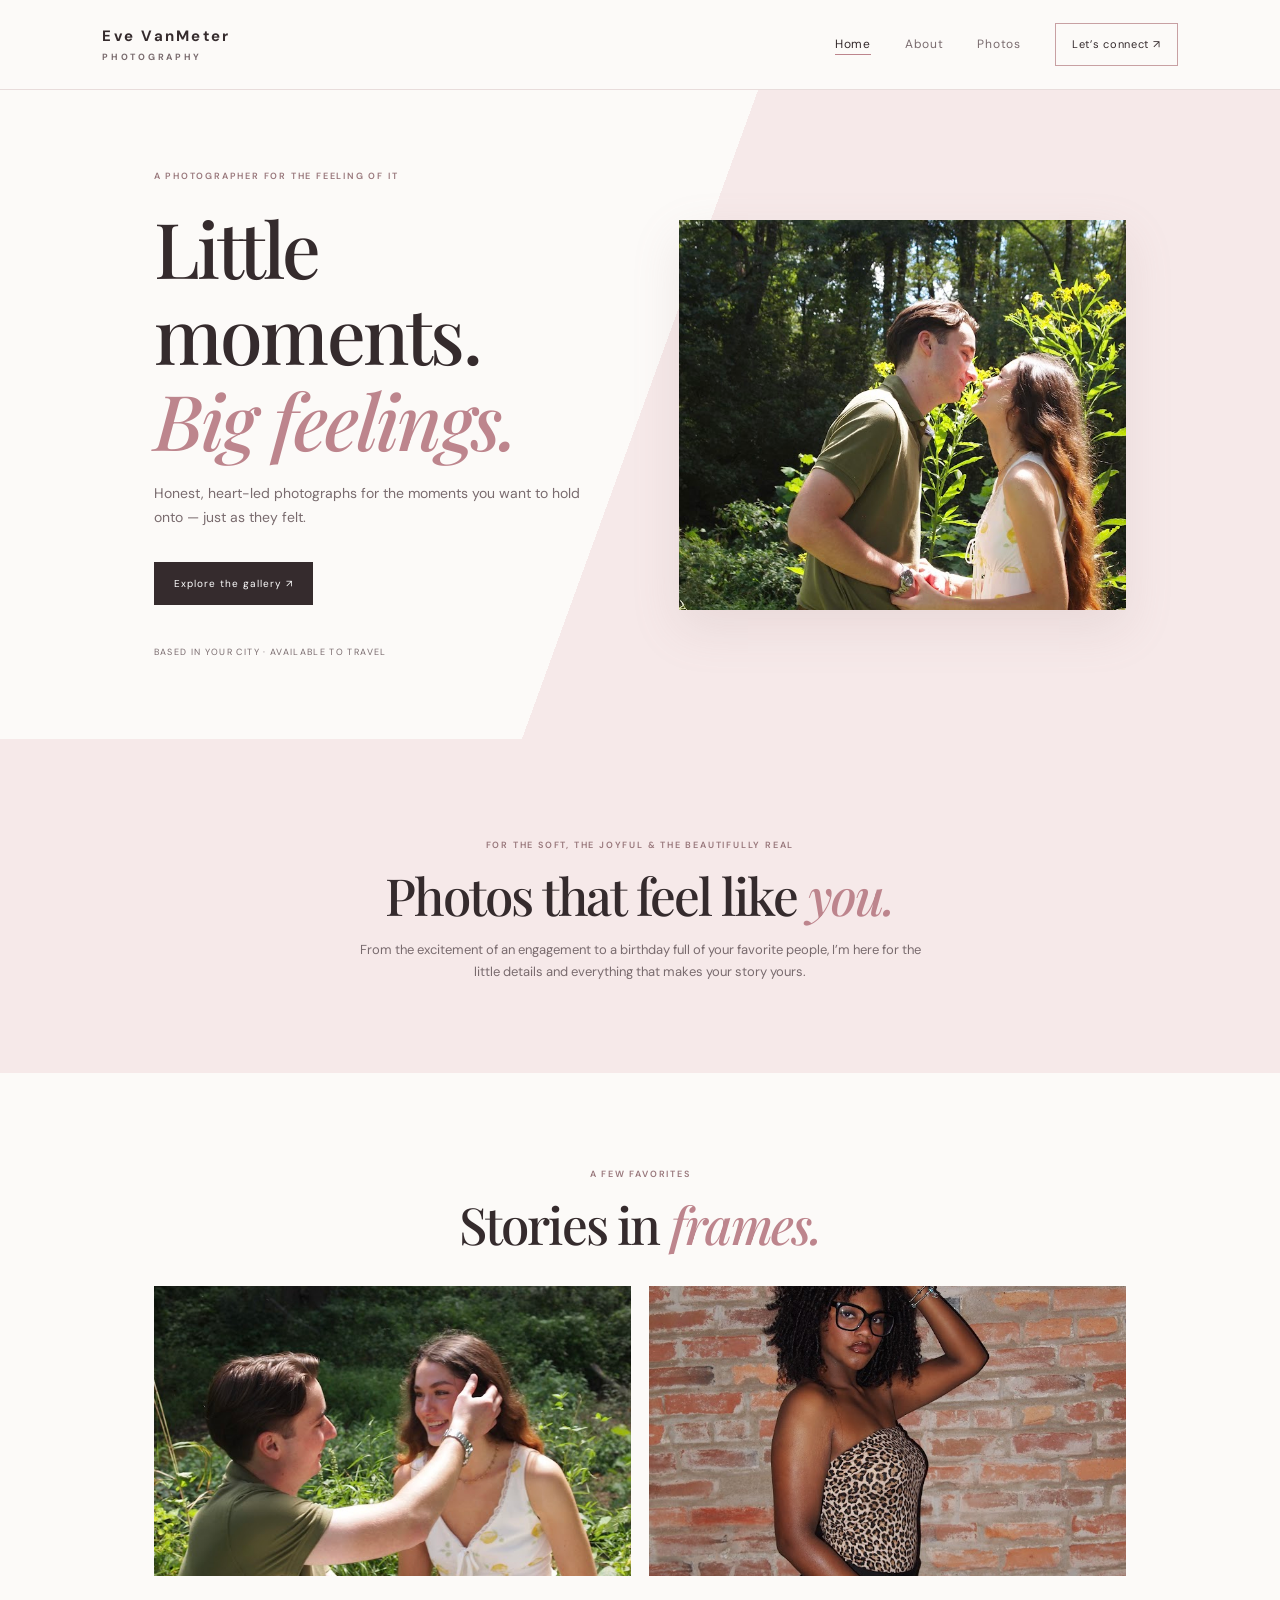
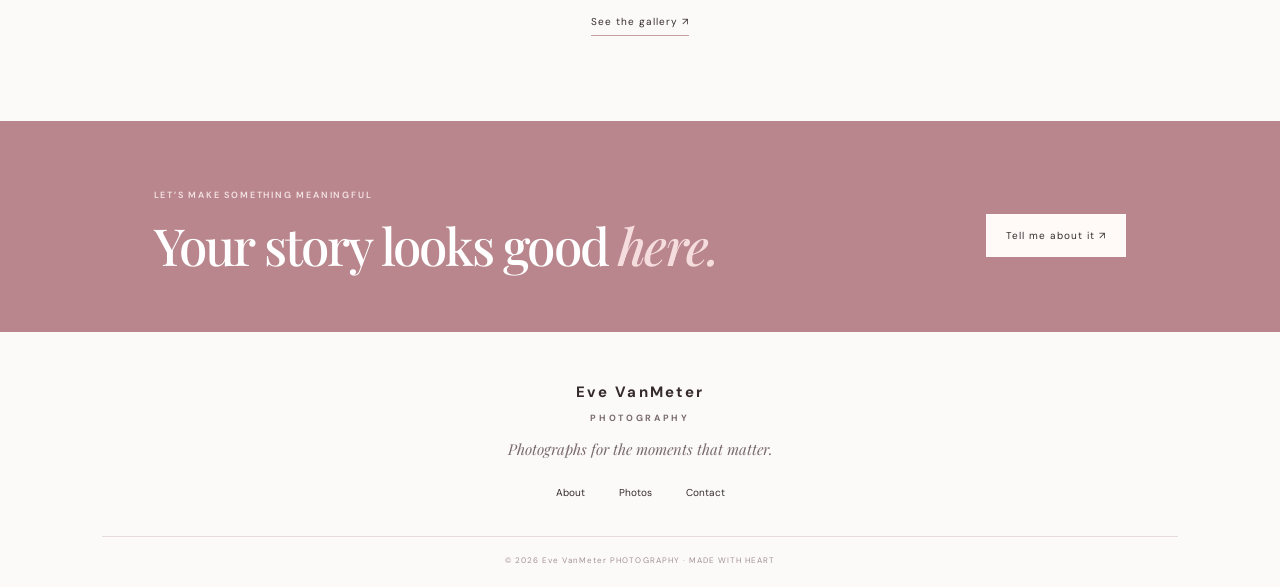
<file: index.html>
<!doctype html>
<html lang="en">
  <head>
    <meta charset="utf-8">
    <meta name="viewport" content="width=device-width, initial-scale=1">
    <title>
      Home | Eve VanMeter Photography
    </title>
    <link rel="stylesheet" href="styles.css">
  </head>
  <body>
    <header class="site-header">
      <a class="wordmark" href="index.html">
        Eve VanMeter
        <span>
          PHOTOGRAPHY
        </span>
      </a>
      <button class="menu-toggle" aria-label="Open menu" aria-expanded="false">
        ☰
      </button>
      <nav class="nav" aria-label="Main navigation">
        <a class="active" href="index.html">
          Home
        </a>
        <a href="about.html">
          About
        </a>
        <a href="gallery.html">
          Photos
        </a>
        <a class="nav-cta" href="contact.html">
          Let’s connect ↗
        </a>
      </nav>
    </header>
    <main>
      <section class="hero">
        <div class="hero-copy">
          <p class="eyebrow">
            A PHOTOGRAPHER FOR THE FEELING OF IT
          </p>
          <h1>
            Little moments.
            <br>
            <em>
              Big feelings.
            </em>
          </h1>
          <p>
            Honest, heart-led photographs for the moments you want to hold onto — just as they felt.
          </p>
          <a class="button" href="gallery.html">
            Explore the gallery ↗
          </a>
          <p class="location">
            BASED IN YOUR CITY · AVAILABLE TO TRAVEL
          </p>
        </div>
        <div class="photo-slot hero-photo"><img src="images/engagement-kiss.jpg" alt="An engaged couple sharing a kiss outdoors"></div>
      </section>
      <section class="welcome">
        <p class="eyebrow">
          FOR THE SOFT, THE JOYFUL & THE BEAUTIFULLY REAL
        </p>
        <h2>
          Photos that feel like
          <em>
            you.
          </em>
        </h2>
        <p>
          From the excitement of an engagement to a birthday full of your favorite people, I’m here for the little details and everything that makes your story yours.
        </p>
      </section>
      <section class="home-gallery">
        <p class="eyebrow">
          A FEW FAVORITES
        </p>
        <h2>
          Stories in
          <em>
            frames.
          </em>
        </h2>
        <div class="photo-row">
          <div class="photo-slot image-card"><img src="images/engagement-candid.jpg" alt="An engagement moment in the woods"></div>
          <div class="photo-slot image-card"><img src="images/birthday-brick.jpg" alt="Birthday portrait against a brick wall"></div>
        </div>
        <a class="text-link" href="gallery.html">
          See the gallery ↗
        </a>
      </section>
      <section class="cta">
        <div>
          <p class="eyebrow">
            LET’S MAKE SOMETHING MEANINGFUL
          </p>
          <h2>
            Your story looks good
            <em>
              here.
            </em>
          </h2>
        </div>
        <a class="button button-light" href="contact.html">
          Tell me about it ↗
        </a>
      </section>
    </main>
    <footer>
      <a class="wordmark" href="index.html">
        Eve VanMeter
        <span>
          PHOTOGRAPHY
        </span>
      </a>
      <p>
        Photographs for the moments that matter.
      </p>
      <div class="footer-links">
        <a href="about.html">
          About
        </a>
        <a href="gallery.html">
          Photos
        </a>
        <a href="contact.html">
          Contact
        </a>
      </div>
      <small>
        © 2026 Eve VanMeter PHOTOGRAPHY · MADE WITH HEART
      </small>
    </footer>
    <script src="script.js">
    </script>
  </body>
</html>
</file>
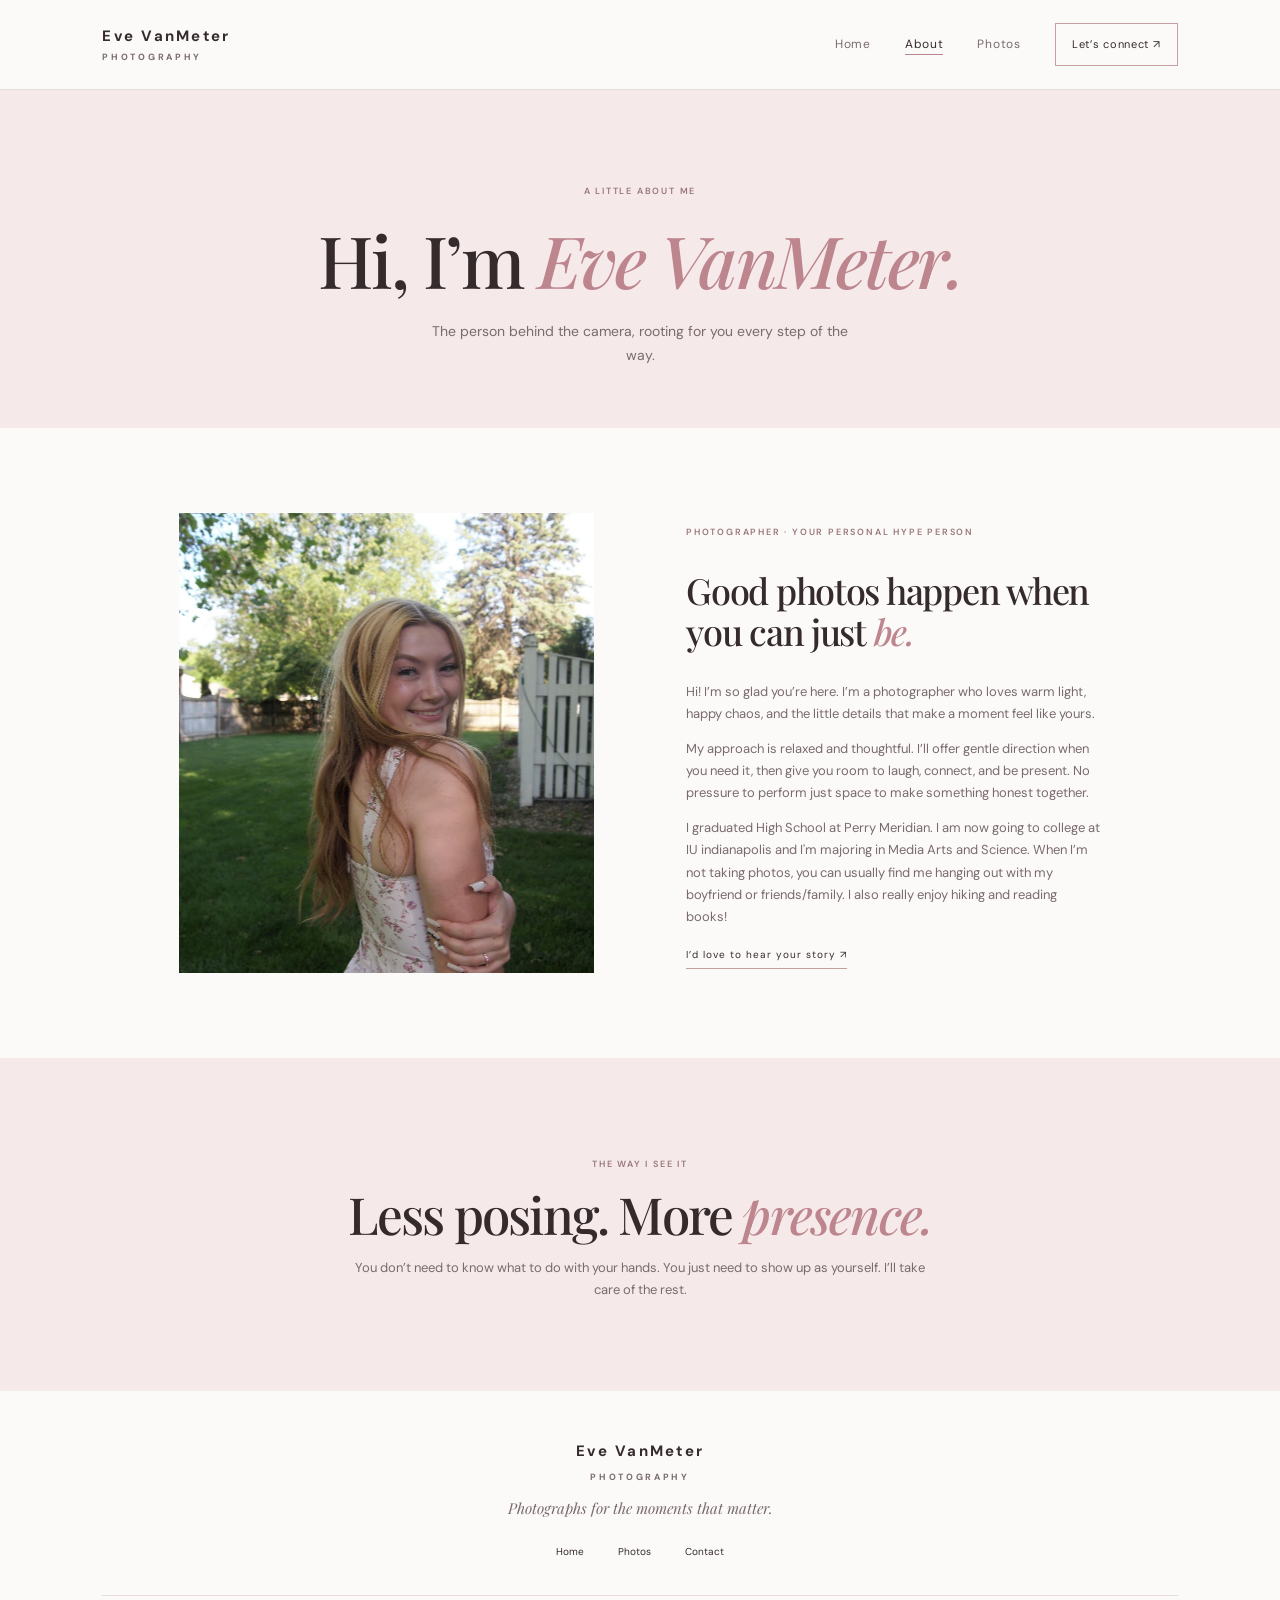
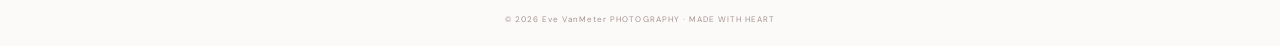
<file: about.html>
<!doctype html>
<html lang="en">
  <head>
    <meta charset="utf-8">
    <meta name="viewport" content="width=device-width, initial-scale=1">
    <title>
      About | Eve VanMeter Photography
    </title>
    <link rel="stylesheet" href="styles.css">
  </head>
  <body>
    <header class="site-header">
      <a class="wordmark" href="index.html">
        Eve VanMeter
        <span>
          PHOTOGRAPHY
        </span>
      </a>
      <button class="menu-toggle" aria-label="Open menu" aria-expanded="false">
        ☰
      </button>
      <nav class="nav" aria-label="Main navigation">
        <a href="index.html">
          Home
        </a>
        <a class="active" href="about.html">
          About
        </a>
        <a href="gallery.html">
          Photos
        </a>
        <a class="nav-cta" href="contact.html">
          Let’s connect ↗
        </a>
      </nav>
    </header>
    <main>
      <section class="page-title">
        <p class="eyebrow">
          A LITTLE ABOUT ME
        </p>
        <h1>
          Hi, I’m
          <em>
            Eve VanMeter.
          </em>
        </h1>
        <p>
          The person behind the camera, rooting for you every step of the way.
        </p>
      </section>
      <section class="about-layout">
        <div class="photo-slot about-photo"><img src="images/eve-portrait.jpg" alt="Eve VanMeter, photographer"></div>
        <div>
          <p class="eyebrow">
            PHOTOGRAPHER · YOUR PERSONAL HYPE PERSON
          </p>
          <h2>
            Good photos happen when you can just
            <em>
              be.
            </em>
          </h2>
          <p>
            Hi! I’m so glad you’re here. I’m a photographer who loves warm light, happy chaos, and the little details that make a moment feel like yours.
          </p>
          <p>
            My approach is relaxed and thoughtful. I’ll offer gentle direction when you need it, then give you room to laugh, connect, and be present. No pressure to perform just space to make something honest together.
          </p>
          <p>
           I graduated High School at Perry Meridian. I am now going to college at IU indianapolis and I'm majoring in Media Arts and Science. When I’m not taking photos, you can usually find me hanging out with my boyfriend or friends/family. I also really enjoy hiking and reading books! 
          </p>
          <a class="text-link" href="contact.html">
            I’d love to hear your story ↗
          </a>
        </div>
      </section>
      <section class="welcome">
        <p class="eyebrow">
          THE WAY I SEE IT
        </p>
        <h2>
          Less posing. More
          <em>
            presence.
          </em>
        </h2>
        <p>
          You don’t need to know what to do with your hands. You just need to show up as yourself. I’ll take care of the rest.
        </p>
      </section>
    </main>
    <footer>
      <a class="wordmark" href="index.html">
        Eve VanMeter
        <span>
          PHOTOGRAPHY
        </span>
      </a>
      <p>
        Photographs for the moments that matter.
      </p>
      <div class="footer-links">
        <a href="index.html">
          Home
        </a>
        <a href="gallery.html">
          Photos
        </a>
        <a href="contact.html">
          Contact
        </a>
      </div>
      <small>
        © 2026 Eve VanMeter PHOTOGRAPHY · MADE WITH HEART
      </small>
    </footer>
    <script src="script.js">
    </script>
  </body>
</html>
</file>
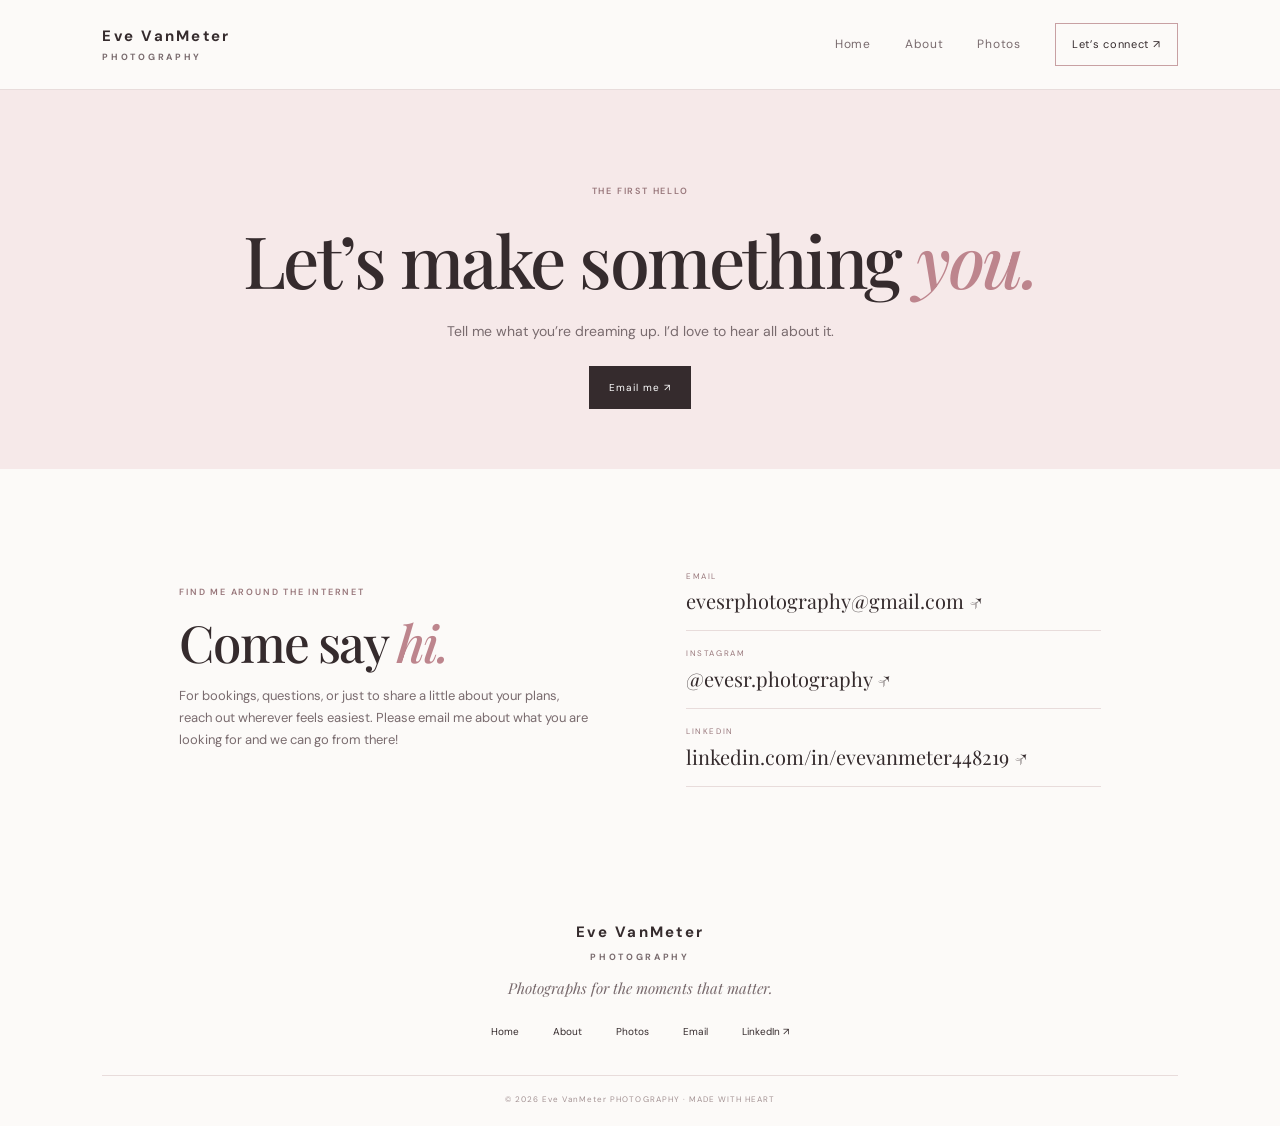
<file: contact.html>
<!doctype html>
<html lang="en">
  <head>
    <meta charset="utf-8">
    <meta name="viewport" content="width=device-width, initial-scale=1">
    <title>Contact | Eve VanMeter Photography</title>
    <link rel="stylesheet" href="styles.css">
  </head>
  <body>
    <header class="site-header">
      <a class="wordmark" href="index.html">Eve VanMeter <span>PHOTOGRAPHY</span></a>
      <button class="menu-toggle" aria-label="Open menu" aria-expanded="false">☰</button>
      <nav class="nav" aria-label="Main navigation">
        <a href="index.html">Home</a>
        <a href="about.html">About</a>
        <a href="gallery.html">Photos</a>
        <a class="nav-cta active-cta" href="contact.html">Let’s connect ↗</a>
      </nav>
    </header>
    <main>
      <section class="page-title contact-title">
        <p class="eyebrow">THE FIRST HELLO</p>
        <h1>Let’s make something <em>you.</em></h1>
        <p>Tell me what you’re dreaming up. I’d love to hear all about it.</p>
        <a class="button" href="https://mail.google.com/mail/?view=cm&amp;fs=1&amp;to=evesrphotography%40gmail.com&amp;su=Photography%20inquiry" target="_blank" rel="noreferrer">Email me ↗</a>
      </section>
      <section class="contact-layout">
        <div>
          <p class="eyebrow">FIND ME AROUND THE INTERNET</p>
          <h2>Come say <em>hi.</em></h2>
          <p>For bookings, questions, or just to share a little about your plans, reach out wherever feels easiest. Please email me about what you are looking for and we can go from there!</p>
        </div>
        <div class="contact-links">
          <a href="https://mail.google.com/mail/?view=cm&amp;fs=1&amp;to=evesrphotography%40gmail.com&amp;su=Photography%20inquiry" target="_blank" rel="noreferrer">
            <span>EMAIL</span>
            <strong>evesrphotography@gmail.com ↗</strong>
          </a>
          <a href="https://instagram.com/evesr.photography
" target="_blank" rel="noreferrer">
            <span>INSTAGRAM</span>
            <strong>@evesr.photography
 ↗</strong>
          </a>
          <a href="https://www.linkedin.com/in/evevanmeter448219" target="_blank" rel="noreferrer">
            <span>LINKEDIN</span>
            <strong>linkedin.com/in/evevanmeter448219 ↗</strong>
          </a>
        </div>
      </section>
    </main>
    <footer>
      <a class="wordmark" href="index.html">Eve VanMeter <span>PHOTOGRAPHY</span></a>
      <p>Photographs for the moments that matter.</p>
      <div class="footer-links">
        <a href="index.html">Home</a>
        <a href="about.html">About</a>
        <a href="gallery.html">Photos</a>
        <a href="https://mail.google.com/mail/?view=cm&amp;fs=1&amp;to=evesrphotography%40gmail.com&amp;su=Photography%20inquiry" target="_blank" rel="noreferrer">Email</a>
        <a href="https://www.linkedin.com/in/evevanmeter448219" target="_blank" rel="noreferrer">LinkedIn ↗</a>
      </div>
      <small>© 2026 Eve VanMeter PHOTOGRAPHY · MADE WITH HEART</small>
    </footer>
    <script src="script.js"></script>
  </body>
</html>
</file>
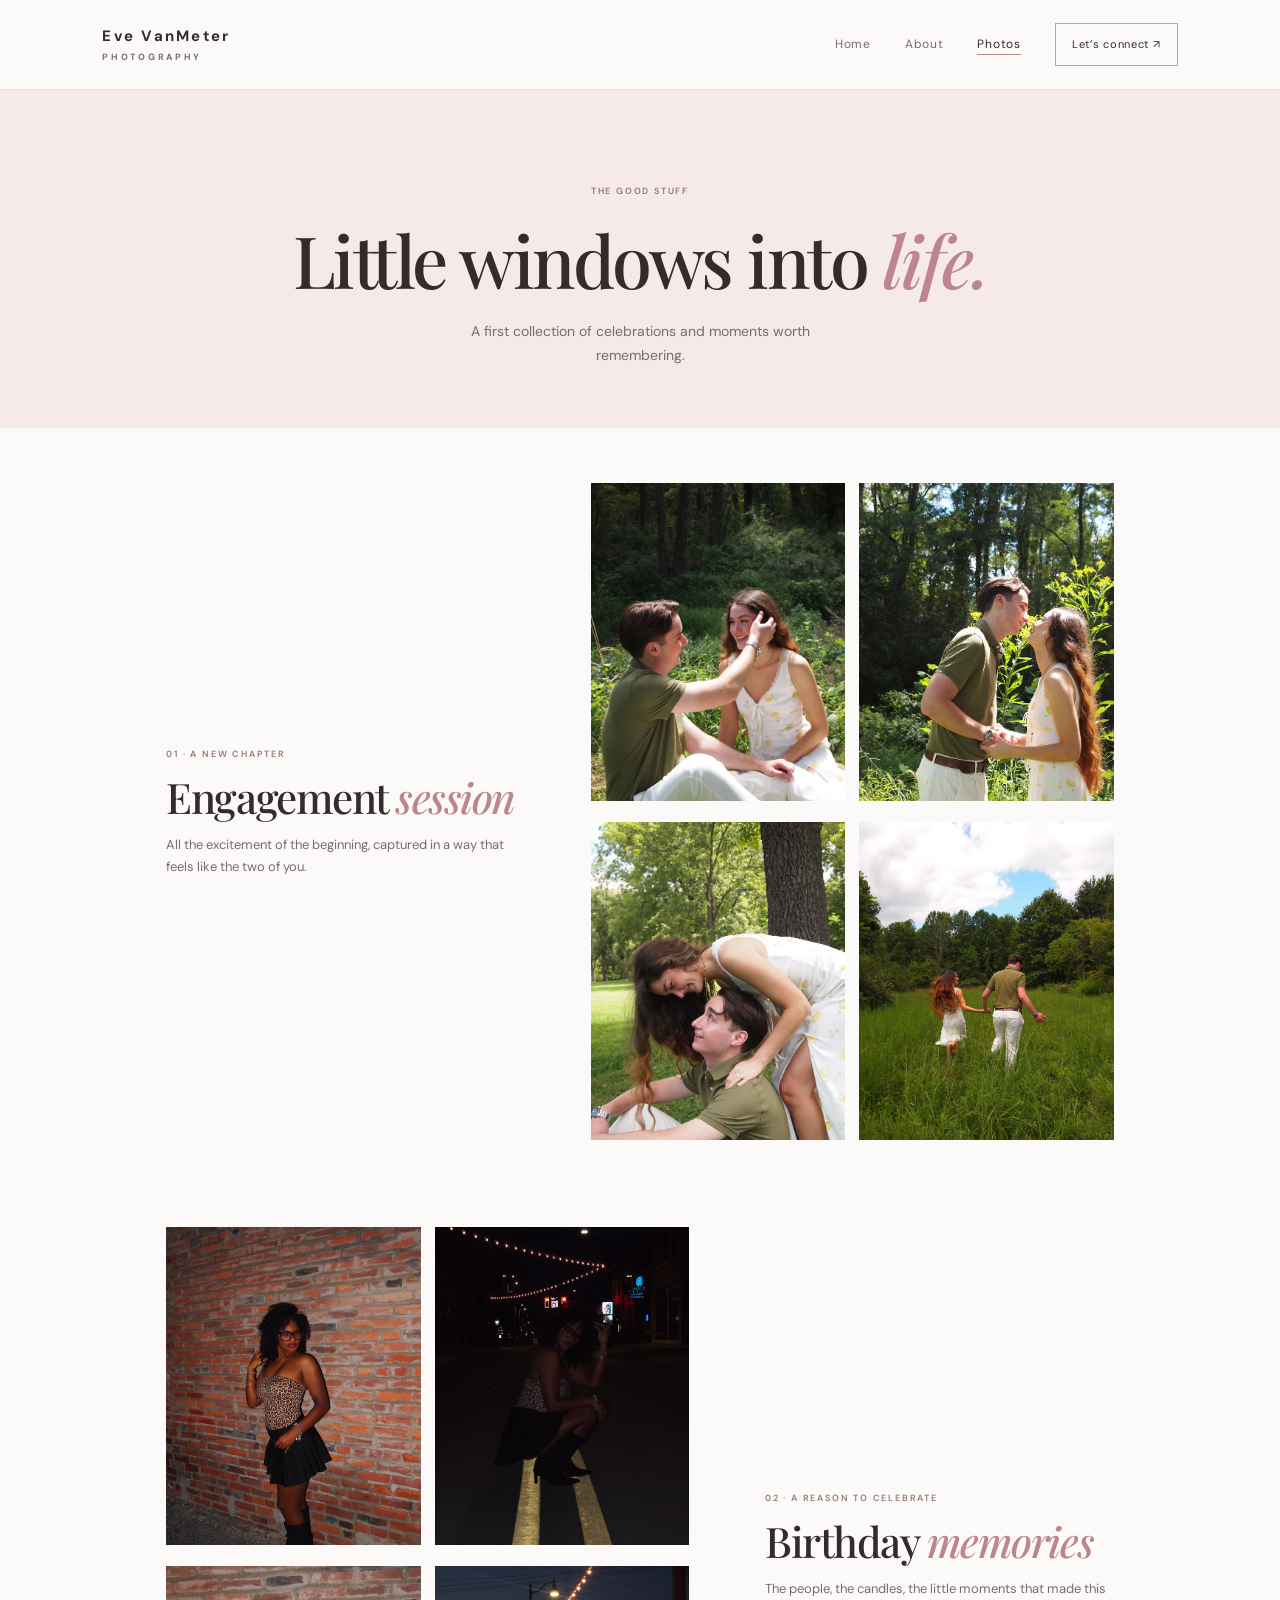
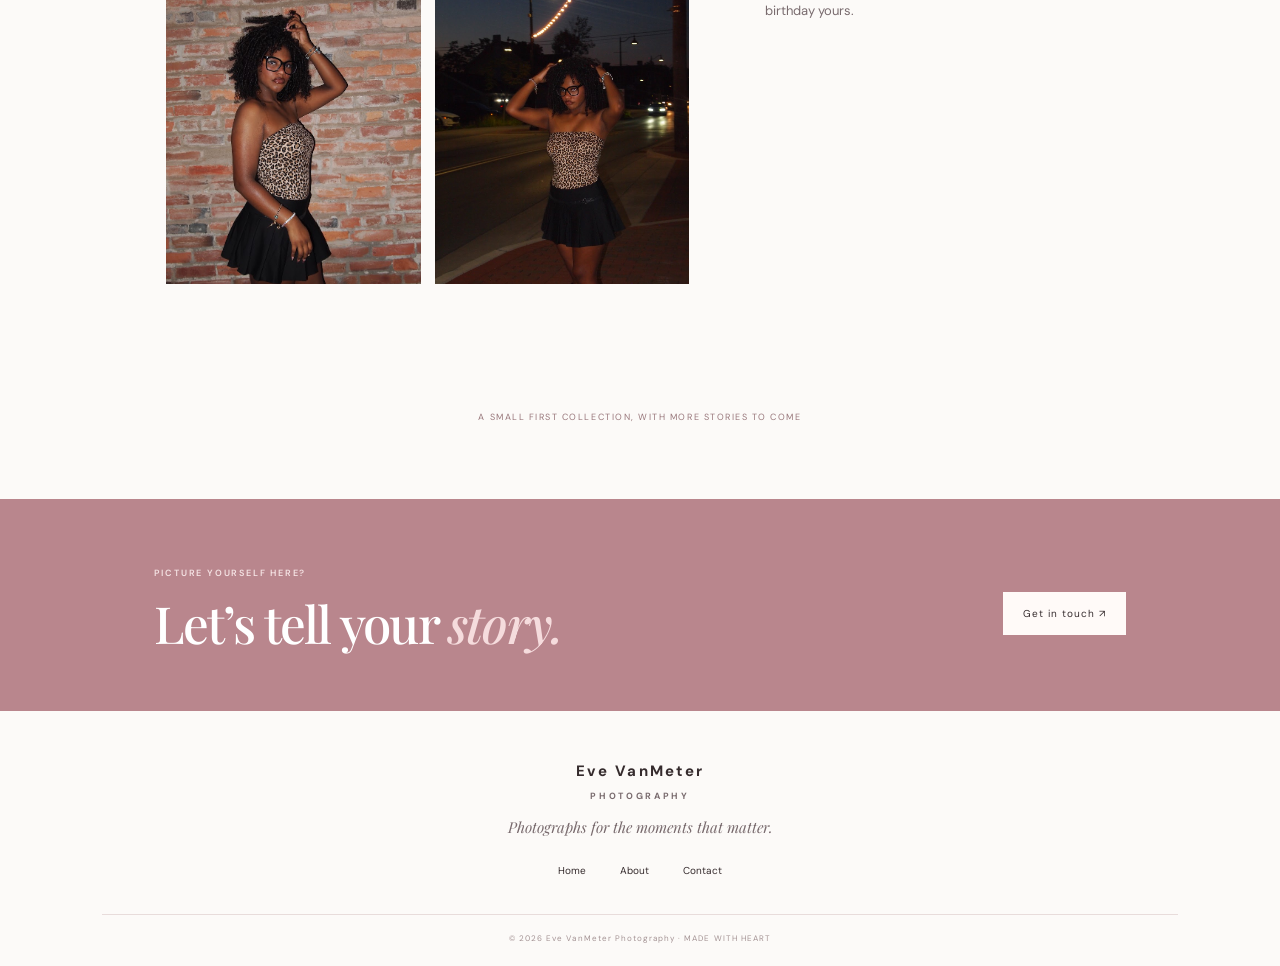
<file: gallery.html>
<!doctype html>
<html lang="en">
  <head>
    <meta charset="utf-8">
    <meta name="viewport" content="width=device-width, initial-scale=1">
    <title>Photos | Eve VanMeter Photography</title>
    <link rel="stylesheet" href="styles.css">
  </head>
  <body>
    <header class="site-header">
      <a class="wordmark" href="index.html">Eve VanMeter <span>PHOTOGRAPHY</span></a>
      <button class="menu-toggle" aria-label="Open menu" aria-expanded="false">☰</button>
      <nav class="nav" aria-label="Main navigation">
        <a href="index.html">Home</a>
        <a href="about.html">About</a>
        <a class="active" href="gallery.html">Photos</a>
        <a class="nav-cta" href="contact.html">Let’s connect ↗</a>
      </nav>
    </header>
    <main>
      <section class="page-title">
        <p class="eyebrow">THE GOOD STUFF</p>
        <h1>Little windows into <em>life.</em></h1>
        <p>A first collection of celebrations and moments worth remembering.</p>
      </section>
      <section class="collections">
        <article class="collection">
          <div class="collection-intro">
            <p class="eyebrow">01 · A NEW CHAPTER</p>
            <h2>Engagement <em>session</em></h2>
            <p>All the excitement of the beginning, captured in a way that feels like the two of you.</p>
          </div>
          <div class="collection-photos">
            <figure><img src="images/engagement-candid.jpg" alt="A tender moment during an engagement session"><figcaption></figcaption></figure>
            <figure><img src="images/engagement-kiss.jpg" alt="The couple sharing a kiss in the sunshine"><figcaption></figcaption></figure>
            <figure><img src="images/engagement-playful.jpg" alt="The couple laughing together in the park"><figcaption></figcaption></figure>
            <figure><img src="images/engagement-walk.jpg" alt="The couple walking hand in hand through a field"><figcaption></figcaption></figure>
          </div>
        </article>
        <article class="collection reverse">
          <div class="collection-intro">
            <p class="eyebrow">02 · A REASON TO CELEBRATE</p>
            <h2>Birthday <em>memories</em></h2>
            <p>The people, the candles, the little moments that made this birthday yours.</p>
          </div>
          <div class="collection-photos">
            <figure><img src="images/IMG_7027.JPG" alt="Birthday portrait on a city sidewalk"><figcaption></figcaption></figure>
            <figure><img src="images/birthday-night.jpg" alt="Nighttime birthday portrait under street lights"><figcaption></figcaption></figure>
            <figure><img src="images/birthday-brick.jpg" alt="Birthday portrait against a brick wall"><figcaption></figcaption></figure>
            <figure><img src="images/IMG_7024.JPG" alt="Birthday portrait against a brick wall"><figcaption></figcaption></figure>
          </div>
          </div>
        </article>
      </section>
      <p class="gallery-note">A SMALL FIRST COLLECTION, WITH MORE STORIES TO COME</p>
      <section class="cta">
        <div><p class="eyebrow">PICTURE YOURSELF HERE?</p><h2>Let’s tell your <em>story.</em></h2></div>
        <a class="button button-light" href="contact.html">Get in touch ↗</a>
      </section>
    </main>
    <footer>
      <a class="wordmark" href="index.html">Eve VanMeter <span>PHOTOGRAPHY</span></a>
      <p>Photographs for the moments that matter.</p>
      <div class="footer-links"><a href="index.html">Home</a><a href="about.html">About</a><a href="contact.html">Contact</a></div>
      <small>© 2026 Eve VanMeter Photography · MADE WITH HEART</small>
    </footer>
    <script src="script.js"></script>
  </body>
</html>
</file>
<file: styles.css>
@import url('https://fonts.googleapis.com/css2?family=DM+Sans:wght@400;500;600;700&family=Playfair+Display:ital,wght@0,500;0,600;1,500&display=swap');
:root {
  --ink: #352b2d;
  --muted: #796b6e;
  --pink: #f6e9e9;
  --rose: #bd858d;
  --cream: #fcfaf8;
  --line: #e8dcdb;
  --serif: 'Playfair Display', Georgia, serif;
  --sans: 'DM Sans', Arial, sans-serif;
}
* {
  box-sizing: border-box;
}
html {
  scroll-behavior: smooth;
}
body {
  margin: 0;
  background: var(--cream);
  color: var(--ink);
  font: 15px/1.7 var(--sans);
}
a {
  color: inherit;
  text-decoration: none;
}
.site-header {
  min-height: 90px;
  padding: 18px 8%;
  display: flex;
  align-items: center;
  justify-content: space-between;
  border-bottom: 1px solid var(--line);
}
.wordmark {
  font-size: 15px;
  line-height: 1.2;
  letter-spacing: .15em;
  font-weight: 700;
}
.wordmark span {
  display: block;
  margin-top: 7px;
  color: var(--muted);
  font-size: 9px;
  letter-spacing: .3em;
}
nav, .footer-links {
  display: flex;
  align-items: center;
  gap: 34px;
}
nav {
  font-size: 12px;
  letter-spacing: .06em;
}
nav a:not(.nav-cta) {
  color: var(--muted);
}
nav a.active:not(.nav-cta) {
  color: var(--ink);
  border-bottom: 1px solid var(--rose);
}
.nav-cta {
  padding: 11px 16px;
  border: 1px solid #c8a0a3;
  font-size: 11px;
}
.hero {
  min-height: 590px;
  padding: 70px 12%;
  display: grid;
  grid-template-columns: 1fr 1fr;
  align-items: center;
  gap: 8%;
  background: linear-gradient(110deg, var(--cream) 50%, var(--pink) 50%);
}
.hero-copy {
  max-width: 460px;
}
.eyebrow {
  color: #98777b;
  font-size: 9px;
  font-weight: 600;
  letter-spacing: .2em;
}
h1, h2 {
  font-family: var(--serif);
  font-weight: 500;
  line-height: 1.12;
  letter-spacing: -.035em;
}
.hero h1, .page-title h1 {
  margin: 20px 0;
  font-size: clamp(48px, 6vw, 78px);
}
em {
  color: var(--rose);
  font-weight: 500;
}
.hero-copy > p:not(.eyebrow):not(.location), .page-title > p:not(.eyebrow) {
  max-width: 430px;
  color: var(--muted);
  font-size: 14px;
}
.button {
  display: inline-block;
  margin-top: 18px;
  padding: 13px 20px;
  background: var(--ink);
  color: white;
  font-size: 10px;
  letter-spacing: .1em;
}
.button:hover {
  background: var(--rose);
}
.location {
  margin-top: 40px;
  color: var(--muted);
  font-size: 9px;
  letter-spacing: .15em;
}
.photo-slot {
  min-height: 250px;
  position: relative;
  display: flex;
  align-items: center;
  justify-content: center;
  overflow: hidden;
  background: linear-gradient(145deg, #eee0df, #f8efed 50%, #e8d4d4);
  color: #876f70;
  text-align: center;
}
.photo-slot img {
  position: absolute;
  inset: 0;
  width: 100%;
  height: 100%;
  object-fit: cover;
}
.slot-number {
  position: absolute;
  top: 13px;
  left: 15px;
  font-size: 8px;
  letter-spacing: .15em;
}
.slot-prompt {
  padding: 24px;
  font: italic 16px/1.5 var(--serif);
}
.hero-photo {
  min-height: 390px;
  box-shadow: 0 18px 45px #aa868629;
}
.welcome {
  padding: 90px 20px;
  background: var(--pink);
  text-align: center;
}
.welcome h2, .home-gallery h2, .cta h2, .contact-layout h2 {
  margin: 14px 0;
  font-size: clamp(34px, 4vw, 52px);
}
.welcome > p:last-child {
  max-width: 580px;
  margin: auto;
  color: var(--muted);
  font-size: 13px;
}
.home-gallery {
  padding: 85px 12%;
  text-align: center;
}
.photo-row {
  display: grid;
  grid-template-columns: 1fr 1fr;
  gap: 18px;
  margin: 32px 0;
}
.photo-row .photo-slot {
  min-height: 290px;
}
.text-link {
  display: inline-block;
  border-bottom: 1px solid #c5a0a1;
  padding-bottom: 5px;
  font-size: 10px;
  letter-spacing: .1em;
}
.page-title {
  padding: 85px 20px 60px;
  background: var(--pink);
  text-align: center;
}
.page-title h1 {
  font-size: clamp(45px, 6vw, 72px);
}
.page-title > p:not(.eyebrow) {
  margin: auto;
}
.about-layout, .contact-layout {
  padding: 85px 14%;
  display: grid;
  grid-template-columns: 1fr 1fr;
  gap: 10%;
  align-items: center;
}
.about-layout h2 {
  font-size: 36px;
}
.about-layout p:not(.eyebrow), .contact-layout p:not(.eyebrow) {
  color: var(--muted);
  font-size: 13px;
}
.about-photo {
  min-height: 460px;
}
.collections {
  padding: 35px 13% 50px;
}
.collection {
  display: grid;
  grid-template-columns: .8fr 1.2fr;
  gap: 8%;
  align-items: center;
  padding: 20px 0 60px;
}
.collection h2 {
  margin: 12px 0;
  font-size: 42px;
}
.collection > div:first-child > p:last-child {
  color: var(--muted);
  font-size: 13px;
}
.collection-photo {
  min-height: 330px;
}
.collection.reverse {
  grid-template-columns: 1.2fr .8fr;
}
.collection.reverse > div:first-child {
  grid-column: 2;
  grid-row: 1;
}
.collection.reverse .collection-photo {
  grid-column: 1;
  grid-row: 1;
}
.gallery-note {
  padding: 0 15% 65px;
  color: #98777b;
  text-align: center;
  font-size: 9px;
  letter-spacing: .17em;
}
.contact-title .button {
  margin-top: 22px;
}
.contact-links a {
  display: block;
  padding: 16px 0;
  border-bottom: 1px solid var(--line);
}
.contact-links span {
  display: block;
  color: #98777b;
  font-size: 8px;
  letter-spacing: .2em;
}
.contact-links strong {
  display: block;
  margin-top: 4px;
  font: 20px var(--serif);
}
.cta {
  padding: 58px 12%;
  display: flex;
  align-items: center;
  justify-content: space-between;
  gap: 25px;
  background: #b9868d;
  color: white;
}
.cta .eyebrow {
  color: #f4e2e3;
}
.cta h2 {
  margin-bottom: 0;
}
.cta em {
  color: #f5dcdd;
}
.button-light {
  background: #fffaf8;
  color: var(--ink);
}
footer {
  padding: 48px 8% 20px;
  text-align: center;
}
footer > p {
  color: var(--muted);
  font: italic 15px var(--serif);
}
.footer-links {
  justify-content: center;
  margin: 25px 0 35px;
  font-size: 10px;
}
footer small {
  display: block;
  padding-top: 17px;
  border-top: 1px solid var(--line);
  color: #a39293;
  font-size: 8px;
  letter-spacing: .13em;
}
@media (max-width: 720px) {
  .site-header {
    min-height: 75px;
    padding: 14px 6%;
  }
  nav {
    gap: 14px;
    font-size: 10px;
  }
  .nav-cta {
    padding: 8px;
  }
  .hero {
    padding: 55px 8%;
    grid-template-columns: 1fr;
    background: linear-gradient(180deg, var(--cream) 52%, var(--pink) 52%);
  }
  .hero-photo {
    width: 88%;
    min-height: 320px;
    margin: 25px auto 0;
  }
  .welcome {
    padding: 70px 9%;
  }
  .home-gallery {
    padding: 65px 7%;
  }
  .photo-row {
    gap: 10px;
  }
  .photo-row .photo-slot {
    min-height: 220px;
  }
  .about-layout, .contact-layout {
    padding: 60px 8%;
    grid-template-columns: 1fr;
    gap: 32px;
  }
  .about-photo {
    min-height: 360px;
    width: 90%;
    margin: auto;
  }
  .collections {
    padding: 20px 8%;
  }
  .collection, .collection.reverse {
    grid-template-columns: 1fr;
    gap: 20px;
    padding-bottom: 45px;
  }
  .collection.reverse > div:first-child, .collection.reverse .collection-photo {
    grid-column: 1;
    grid-row: auto;
  }
  .collection-photo {
    min-height: 270px;
  }
  .cta {
    padding: 45px 8%;
    align-items: flex-start;
    flex-direction: column;
  }
  .footer-links {
    gap: 20px;
  }
}
.menu-toggle {
  display: none;
  border: 0;
  background: transparent;
  color: var(--ink);
  font-size: 22px;
}
@media (max-width: 720px) {
  .menu-toggle {
    display: block;
  }
  .site-header {
    position: relative;
  }
  .site-header nav {
    display: none;
    position: absolute;
    top: 100%;
    left: 0;
    right: 0;
    z-index: 5;
    padding: 18px 7%;
    flex-direction: column;
    align-items: stretch;
    background: var(--cream);
    border-bottom: 1px solid var(--line);
  }
  .site-header nav.open {
    display: flex;
  }
  .site-header nav a {
    padding: 8px 0;
  }
}

.collection-photos {
  display: grid;
  grid-template-columns: repeat(2, minmax(0, 1fr));
  gap: 14px;
}

.collection-photos figure {
  margin: 0;
}

.collection-photos img {
  display: block;
  width: 100%;
  aspect-ratio: 4 / 5;
  object-fit: cover;
}

.collection-photos figcaption {
  padding-top: 7px;
  color: var(--muted);
  font: italic 12px var(--serif);
}

.image-card img {
  position: absolute;
  inset: 0;
  width: 100%;
  height: 100%;
  object-fit: cover;
}

.collection-photos img {
  cursor: zoom-in;
}

.collection-photos img:focus-visible {
  outline: 3px solid var(--rose);
  outline-offset: 3px;
}

.photo-lightbox {
  position: fixed;
  inset: 0;
  width: min(94vw, 1100px);
  max-width: none;
  height: min(92vh, 900px);
  max-height: none;
  padding: 52px 72px 42px;
  overflow: hidden;
  border: 1px solid #ffffff35;
  background: #211c1e;
  color: white;
}

.photo-lightbox::backdrop {
  background: #171315e8;
  backdrop-filter: blur(5px);
}

.photo-lightbox figure {
  height: 100%;
  margin: 0;
  display: flex;
  flex-direction: column;
  align-items: center;
  justify-content: center;
}

.photo-lightbox .lightbox-image {
  display: block;
  width: 100%;
  height: calc(100% - 36px);
  object-fit: contain;
}

.lightbox-caption {
  min-height: 30px;
  padding-top: 12px;
  color: #f5e5e5;
  font: italic 14px var(--serif);
  text-align: center;
}

.lightbox-close,
.lightbox-arrow {
  position: absolute;
  display: grid;
  place-items: center;
  border: 1px solid #ffffff50;
  border-radius: 50%;
  background: #ffffff12;
  color: white;
  cursor: pointer;
}

.lightbox-close:hover,
.lightbox-arrow:hover {
  background: #ffffff30;
}

.lightbox-close {
  top: 14px;
  right: 16px;
  width: 40px;
  height: 40px;
  font-size: 27px;
}

.lightbox-arrow {
  top: 50%;
  width: 44px;
  height: 44px;
  transform: translateY(-50%);
  font-size: 32px;
  line-height: 1;
}

.lightbox-previous { left: 16px; }
.lightbox-next { right: 16px; }
.lightbox-count {
  position: absolute;
  bottom: 8px;
  left: 0;
  right: 0;
  color: #d6c8c9;
  font-size: 10px;
  letter-spacing: .12em;
  text-align: center;
}

@media (max-width: 600px) {
  .photo-lightbox {
    width: 100vw;
    height: 100dvh;
    padding: 54px 48px 45px;
    border: 0;
  }

  .lightbox-previous { left: 5px; }
  .lightbox-next { right: 5px; }
}
</file>
